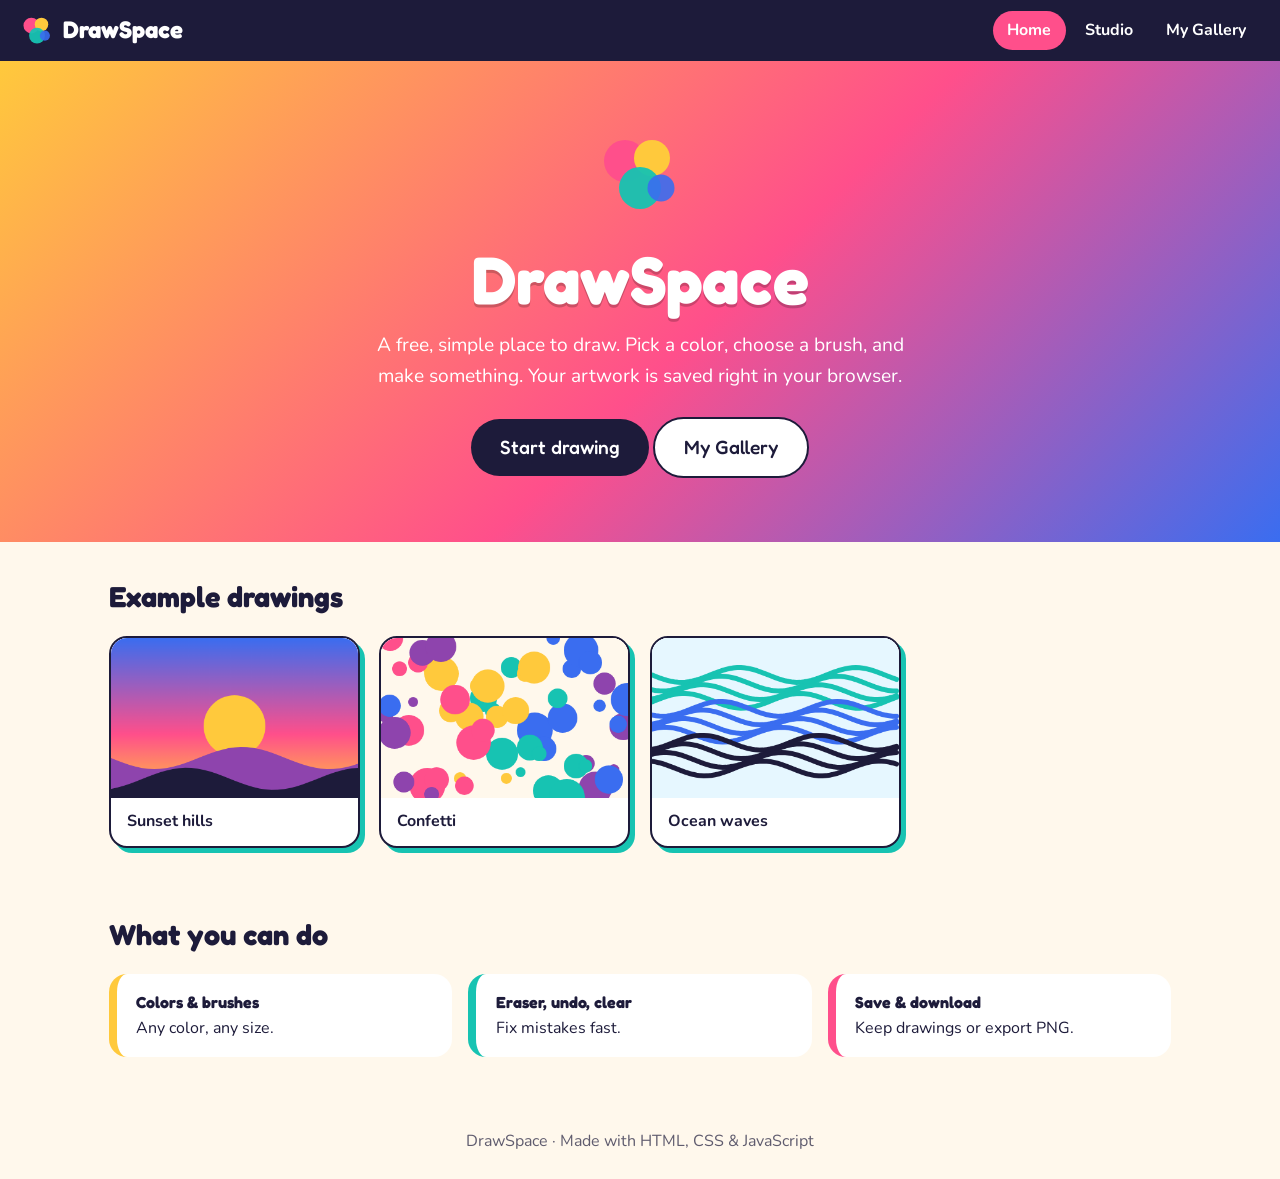
<file: index.html>
<!doctype html><html lang="en"><head><meta charset="utf-8"><meta name="viewport" content="width=device-width,initial-scale=1"><link rel="preconnect" href="https://fonts.googleapis.com"><link href="https://fonts.googleapis.com/css2?family=Fredoka:wght@500;700&family=Nunito:wght@400;700&display=swap" rel="stylesheet"><link rel="stylesheet" href="css/style.css"><title>DrawSpace – Draw, save, share</title></head><body>
<header class="nav"><a class="brand" href="index.html"><img src="assets/logo.svg" alt="" width="36" height="36"><span>DrawSpace</span></a><nav><a href="index.html" data-p="index">Home</a><a href="studio.html" data-p="studio">Studio</a><a href="gallery.html" data-p="gallery">My Gallery</a></nav></header>
<main>
<section class="hero"><div><img src="assets/logo.svg" alt="DrawSpace logo" width="96" height="96"><h1>DrawSpace</h1>
<p class="lead">A free, simple place to draw. Pick a color, choose a brush, and make something. Your artwork is saved right in your browser.</p>
<a class="btn big" href="studio.html">Start drawing</a> <a class="btn ghost big" href="gallery.html">My Gallery</a></div></section>
<section class="wrap"><h2>Example drawings</h2><div class="grid">
<figure class="card"><canvas class="ex" data-art="sunset" width="400" height="260"></canvas><figcaption>Sunset hills</figcaption></figure>
<figure class="card"><canvas class="ex" data-art="dots" width="400" height="260"></canvas><figcaption>Confetti</figcaption></figure>
<figure class="card"><canvas class="ex" data-art="waves" width="400" height="260"></canvas><figcaption>Ocean waves</figcaption></figure></div></section>
<section class="wrap"><h2>What you can do</h2><ul class="features"><li><b>Colors &amp; brushes</b>Any color, any size.</li><li><b>Eraser, undo, clear</b>Fix mistakes fast.</li><li><b>Save &amp; download</b>Keep drawings or export PNG.</li></ul></section>
</main><footer>DrawSpace · Made with HTML, CSS &amp; JavaScript</footer>
<script src="js/common.js"></script><script src="js/home.js"></script></body></html>
</file>
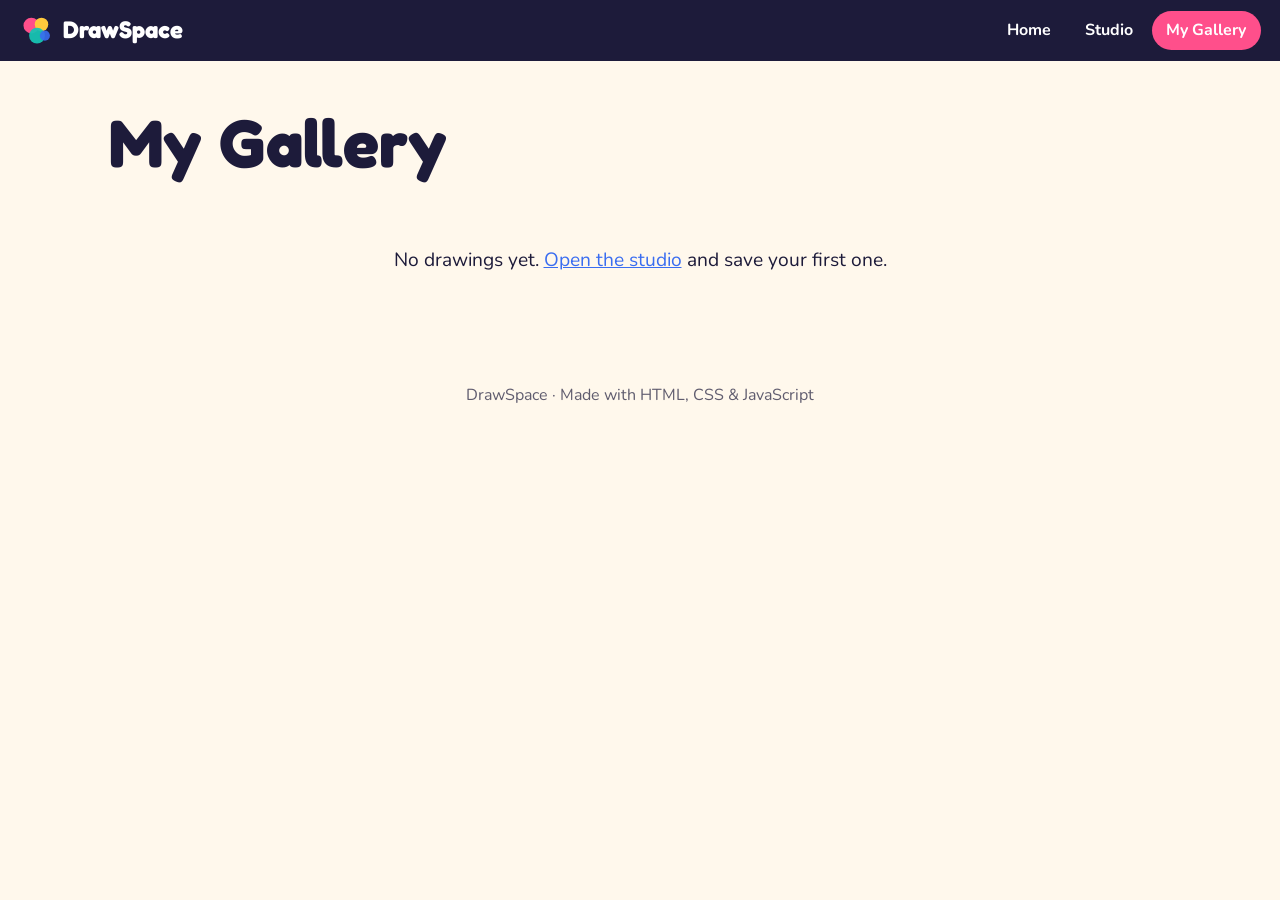
<file: gallery.html>
<!doctype html><html lang="en"><head><meta charset="utf-8"><meta name="viewport" content="width=device-width,initial-scale=1"><link rel="preconnect" href="https://fonts.googleapis.com"><link href="https://fonts.googleapis.com/css2?family=Fredoka:wght@500;700&family=Nunito:wght@400;700&display=swap" rel="stylesheet"><link rel="stylesheet" href="css/style.css"><title>My Gallery – DrawSpace</title></head><body>
<header class="nav"><a class="brand" href="index.html"><img src="assets/logo.svg" alt="" width="36" height="36"><span>DrawSpace</span></a><nav><a href="index.html" data-p="index">Home</a><a href="studio.html" data-p="studio">Studio</a><a href="gallery.html" data-p="gallery">My Gallery</a></nav></header>
<main class="wrap"><h1>My Gallery</h1><div class="grid" id="grid"></div>
<p id="empty" class="empty" hidden>No drawings yet. <a href="studio.html">Open the studio</a> and save your first one.</p></main>
<footer>DrawSpace · Made with HTML, CSS &amp; JavaScript</footer>
<script src="js/common.js"></script><script src="js/gallery.js"></script></body></html>
</file>
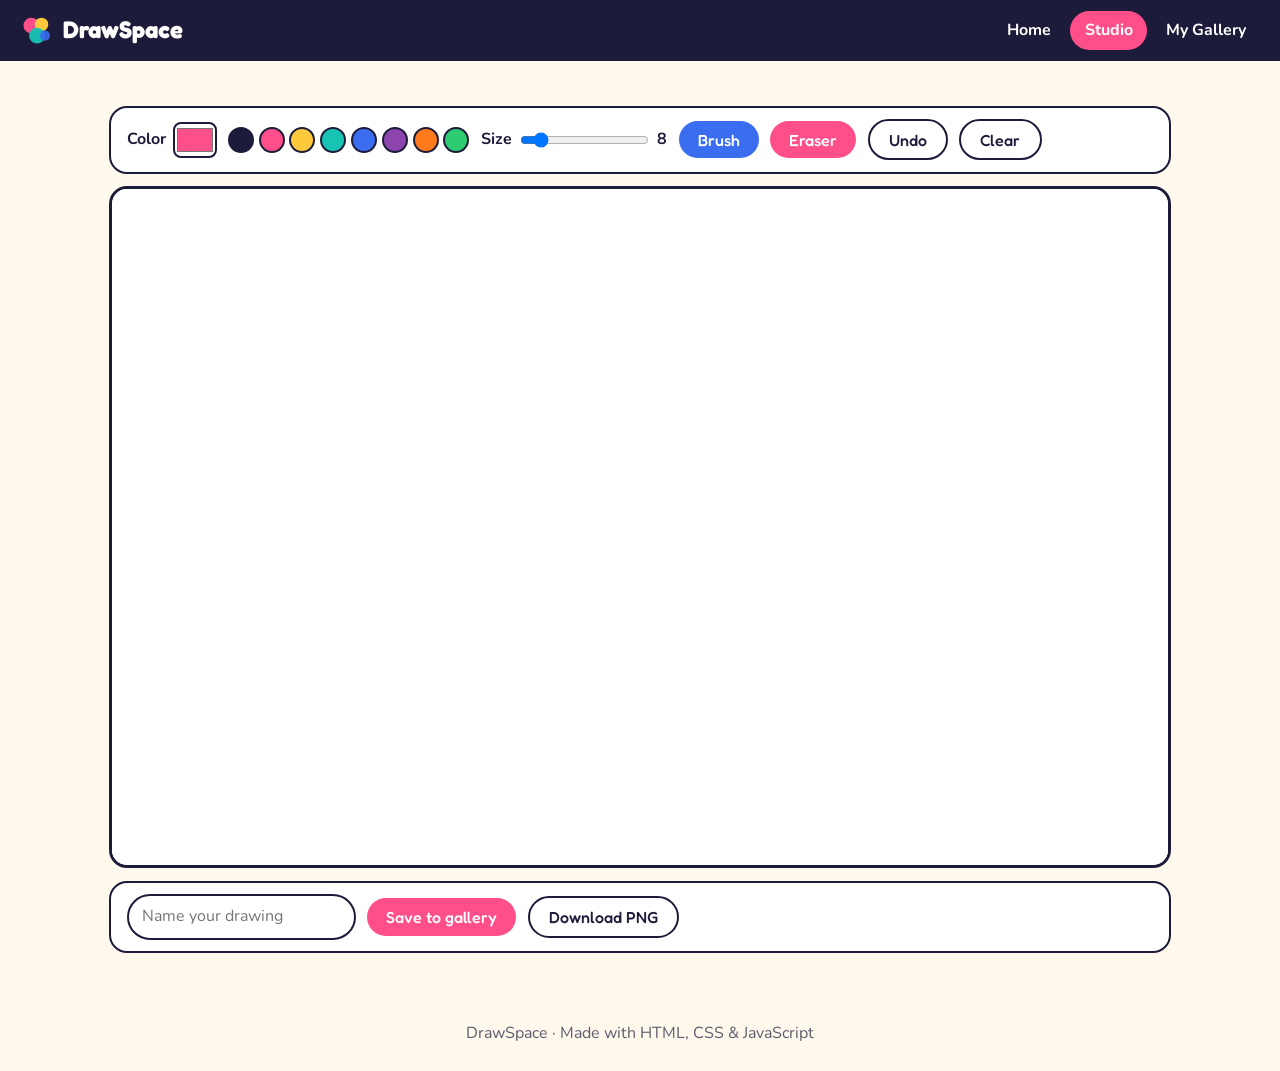
<file: studio.html>
<!doctype html><html lang="en"><head><meta charset="utf-8"><meta name="viewport" content="width=device-width,initial-scale=1"><link rel="preconnect" href="https://fonts.googleapis.com"><link href="https://fonts.googleapis.com/css2?family=Fredoka:wght@500;700&family=Nunito:wght@400;700&display=swap" rel="stylesheet"><link rel="stylesheet" href="css/style.css"><title>Studio – DrawSpace</title></head><body>
<header class="nav"><a class="brand" href="index.html"><img src="assets/logo.svg" alt="" width="36" height="36"><span>DrawSpace</span></a><nav><a href="index.html" data-p="index">Home</a><a href="studio.html" data-p="studio">Studio</a><a href="gallery.html" data-p="gallery">My Gallery</a></nav></header>
<main class="wrap studio">
<div class="tools" role="toolbar" aria-label="Drawing tools">
<label>Color <input type="color" id="color" value="#ff4f8b"></label>
<div class="swatches" id="swatches"></div>
<label>Size <input type="range" id="size" min="1" max="60" value="8"><output id="sizeOut">8</output></label>
<button class="btn" id="brush" aria-pressed="true">Brush</button>
<button class="btn" id="eraser" aria-pressed="false">Eraser</button>
<button class="btn ghost" id="undo">Undo</button>
<button class="btn ghost" id="clear">Clear</button>
</div>
<canvas id="canvas" width="1000" height="640" aria-label="Drawing canvas"></canvas>
<div class="tools">
<input type="text" id="name" placeholder="Name your drawing" maxlength="40">
<button class="btn" id="save">Save to gallery</button>
<button class="btn ghost" id="download">Download PNG</button>
<span id="msg" role="status"></span></div>
</main><footer>DrawSpace · Made with HTML, CSS &amp; JavaScript</footer>
<script src="js/common.js"></script><script src="js/studio.js"></script></body></html>
</file>
<file: css/style.css>
:root{--ink:#1d1b3a;--paper:#fff8ec;--pink:#ff4f8b;--yellow:#ffc93c;--teal:#17c3b2;--blue:#3a6df0;--r:18px}
*{box-sizing:border-box}
body{margin:0;font-family:Nunito,system-ui,sans-serif;background:var(--paper);color:var(--ink);line-height:1.6}
h1,h2,.brand,.btn{font-family:Fredoka,Nunito,sans-serif}
h1{font-size:clamp(2.4rem,7vw,4.2rem);margin:.2em 0;line-height:1.1}
h2{font-size:1.8rem;margin:0 0 1rem}
a{color:var(--blue)}
:focus-visible{outline:3px solid var(--blue);outline-offset:2px}
.nav{display:flex;flex-wrap:wrap;justify-content:space-between;align-items:center;gap:.5rem;padding:.7rem 1.2rem;background:var(--ink);position:sticky;top:0;z-index:5}
.brand{display:flex;align-items:center;gap:.5rem;color:#fff;text-decoration:none;font-size:1.5rem;font-weight:700}
.nav nav{display:flex;gap:.3rem}
.nav nav a{color:#fff;text-decoration:none;padding:.4rem .9rem;border-radius:99px;font-weight:700}
.nav nav a:hover{background:#ffffff22}.nav nav a.on{background:var(--pink)}
.wrap{max-width:1100px;margin:0 auto;padding:2rem 1.2rem}
.hero{background:linear-gradient(135deg,var(--yellow),var(--pink) 55%,var(--blue));padding:4rem 1.2rem;text-align:center;color:#fff}
.hero h1{color:#fff;text-shadow:0 3px 0 #0003}.lead{max-width:34rem;margin:0 auto 1.6rem;font-size:1.2rem}
.btn{display:inline-block;border:0;border-radius:99px;padding:.55rem 1.2rem;font-size:1rem;font-weight:500;background:var(--pink);color:#fff;cursor:pointer;text-decoration:none}
.btn:hover{filter:brightness(1.08)}.btn.big{padding:.8rem 1.8rem;font-size:1.2rem}
.btn.ghost{background:#fff;color:var(--ink);border:2px solid var(--ink)}
.btn[aria-pressed=true]{background:var(--blue);color:#fff}
.btn.danger{background:#d9304f;color:#fff;border:0}
.hero .btn:not(.ghost){background:var(--ink)}
.grid{display:grid;grid-template-columns:repeat(auto-fill,minmax(250px,1fr));gap:1.2rem}
.card{margin:0;background:#fff;border-radius:var(--r);overflow:hidden;border:2px solid var(--ink);box-shadow:5px 5px 0 var(--teal)}
.card canvas,.card img{display:block;width:100%;height:auto;background:#fff}
.card figcaption,.card .info{padding:.7rem 1rem;font-weight:700}
.info small{display:block;font-weight:400;opacity:.7}
.actions{display:flex;gap:.4rem;flex-wrap:wrap;padding:0 1rem 1rem}.actions .btn{padding:.35rem .8rem;font-size:.9rem}
.features{list-style:none;padding:0;display:grid;grid-template-columns:repeat(auto-fit,minmax(220px,1fr));gap:1rem}
.features li{background:#fff;padding:1rem 1.2rem;border-radius:var(--r);border-left:8px solid var(--yellow)}
.features li:nth-child(2){border-color:var(--teal)}.features li:nth-child(3){border-color:var(--pink)}
.features b{display:block;font-family:Fredoka}
.tools{display:flex;flex-wrap:wrap;align-items:center;gap:.7rem;margin:.8rem 0;padding:.7rem 1rem;background:#fff;border:2px solid var(--ink);border-radius:var(--r)}
.tools label{display:flex;align-items:center;gap:.4rem;font-weight:700}
input[type=color]{width:44px;height:36px;border:2px solid var(--ink);border-radius:8px;padding:0;background:none}
.swatches{display:flex;gap:.3rem}.swatches button{width:26px;height:26px;border-radius:50%;border:2px solid var(--ink);cursor:pointer}
input[type=text]{padding:.5rem .8rem;border:2px solid var(--ink);border-radius:99px;font:inherit;min-width:180px}
#canvas{display:block;width:100%;height:auto;background:#fff;border:3px solid var(--ink);border-radius:var(--r);cursor:crosshair;touch-action:none}
#msg{font-weight:700;color:var(--teal)}
.empty{text-align:center;font-size:1.2rem;padding:2rem}
footer{text-align:center;padding:1.5rem;opacity:.7}
@media(max-width:600px){.tools{gap:.5rem}.nav nav a{padding:.3rem .6rem}}
@media(prefers-reduced-motion:reduce){*{transition:none!important}}
</file>
